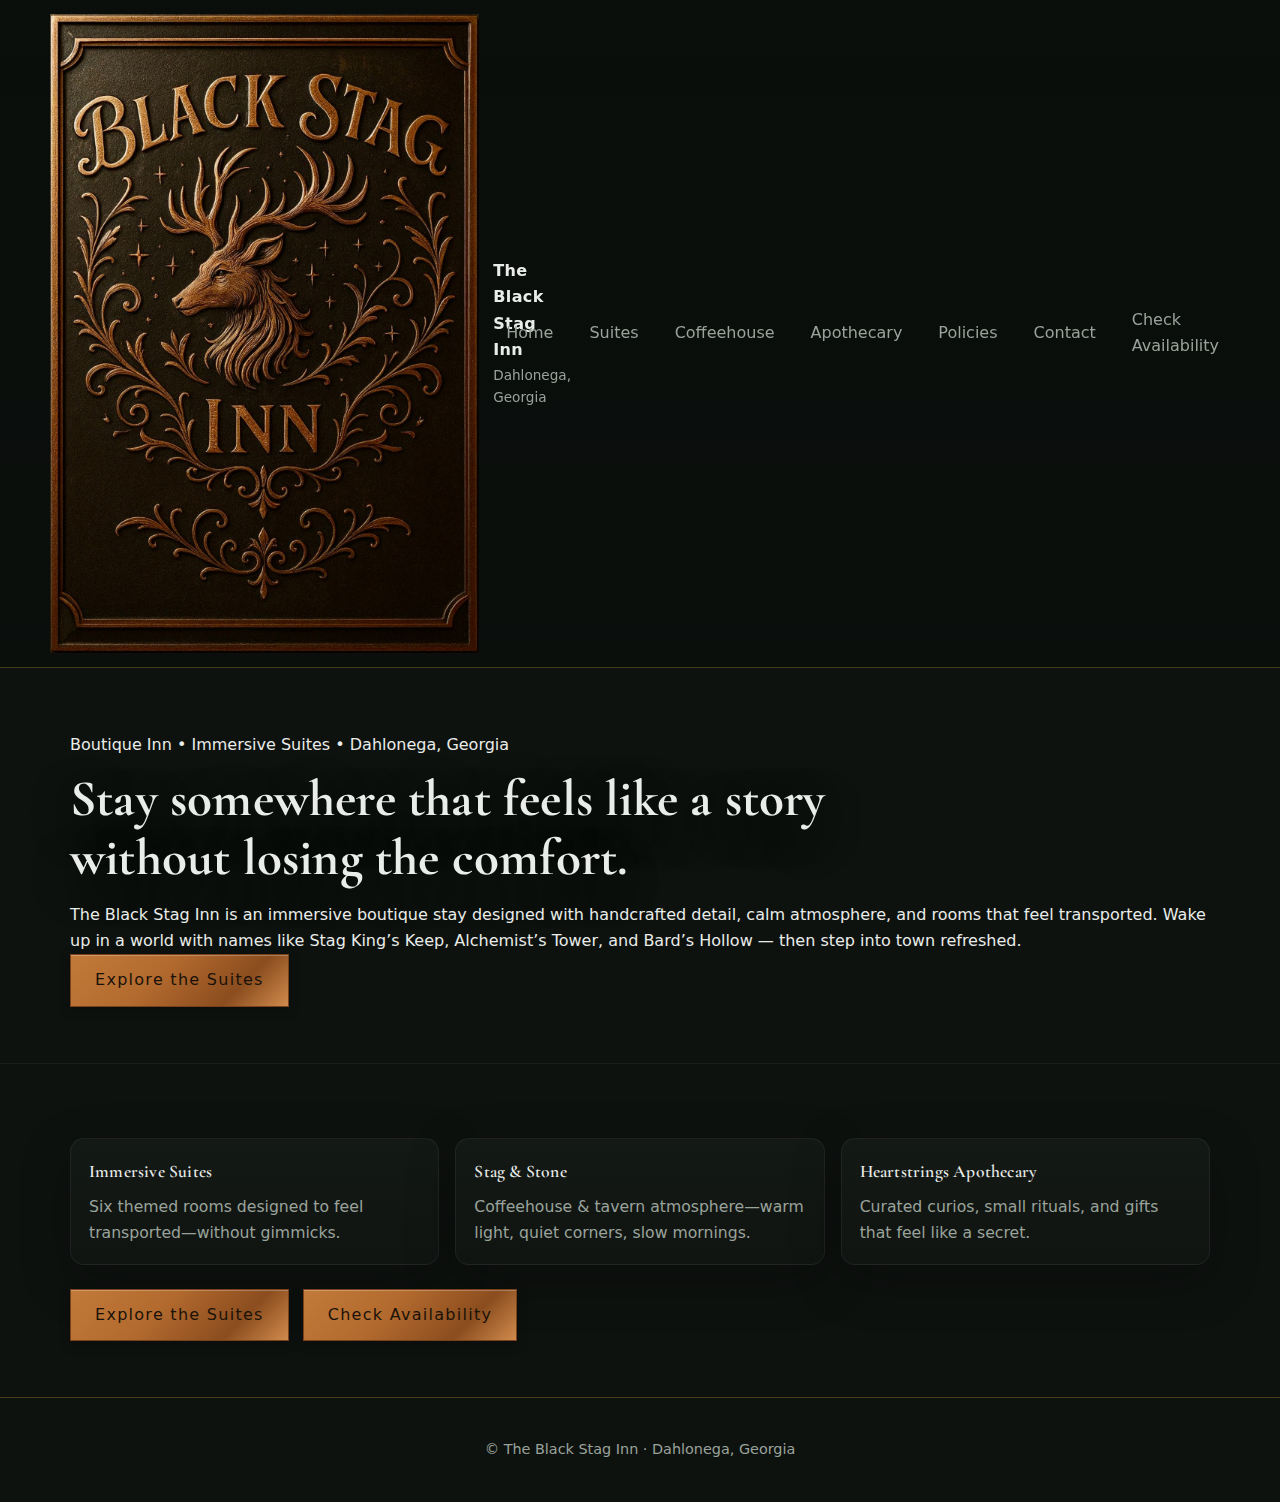
<file: index.html>
<!doctype html>
<html lang="en">
<head>
  
  <meta charset="utf-8">
  <title>The Black Stag Inn | Dahlonega, Georgia</title>

  <meta name="viewport" content="width=device-width, initial-scale=1">
  <meta name="description" content="The Black Stag Inn is an immersive boutique inn in Dahlonega, Georgia offering story-driven suites, calm atmosphere, and handcrafted detail.">

  <link rel="manifest" href="/manifest.webmanifest">
  <link rel="apple-touch-icon" href="/assets/icons/icon-192.png">

  
  <!-- Google Fonts -->
  <link rel="preconnect" href="https://fonts.googleapis.com">
  <link rel="preconnect" href="https://fonts.gstatic.com" crossorigin>
  <link href="https://fonts.googleapis.com/css2?family=Cormorant+Garamond:wght@400;500;600&display=swap" rel="stylesheet">

<!-- app / icon -->
<link rel="icon" type="image/png" href="./assets/icon.png">
<link rel="apple-touch-icon" href="./assets/icon.png">
  
  <!-- Main Styles -->
  <link rel="stylesheet" href="styles.css">
</head>

<body>

  <!-- =========================
       HEADER / NAV
  ========================== -->
  <header class="siteHeader">
    <div class="container headerInner">

      <a href="index.html" class="brand">
        <img src="assets/black-stag-logo.jpg" alt="The Black Stag Inn">
        <div class="brandText">
          <span class="brandName">The Black Stag Inn</span>
          <span class="brandSub">Dahlonega, Georgia</span>
        </div>
      </a>

     <nav id="navLinks" class="links" aria-label="Primary navigation">
  <a class="navBtn" href="index.html">Home</a>
  <a class="navBtn" href="suites.html">Suites</a>
  <a class="navBtn" href="coffeehouse.html">Coffeehouse</a>
  <a class="navBtn" href="apothecary.html">Apothecary</a>
  <a class="navBtn" href="policies.html">Policies</a>
  <a class="navBtn" href="contact.html">Contact</a>
  <a class="navBtn primary" href="contact.html">Check Availability</a>
</nav>


    </div>
  </header>

  <!-- =========================
       HERO
  ========================== -->
  <main>
    <section class="hero">
      <div class="container">

        <p class="eyebrow">
          Boutique Inn • Immersive Suites • Dahlonega, Georgia
        </p>

        <h1>
          Stay somewhere that feels like a story<br>
          without losing the comfort.
        </h1>

        <p class="heroText">
          The Black Stag Inn is an immersive boutique stay designed with handcrafted detail,
          calm atmosphere, and rooms that feel transported. Wake up in a world with names like
          Stag King’s Keep, Alchemist’s Tower, and Bard’s Hollow — then step into town refreshed.
        </p>

        <a class="button" href="suites.html">
          Explore the Suites
        </a>

      </div>
    </section>
  </main>
<section class="section">
  <div class="container">
    <div class="grid">
      <div class="card feature-card suites">
        <h3>Immersive Suites</h3>
        <p>Six themed rooms designed to feel transported—without gimmicks.</p>
      </div>

      <div class="card feature-card coffeehouse">
        <h3>Stag & Stone</h3>
        <p>Coffeehouse & tavern atmosphere—warm light, quiet corners, slow mornings.</p>
      </div>

      <div class="card feature-card apothecary">
        <h3>Heartstrings Apothecary</h3>
        <p>Curated curios, small rituals, and gifts that feel like a secret.</p>
      </div>
    </div>

    <div class="actions">
      <a class="button" href="suites.html">Explore the Suites</a>
      <a class="button ghost" href="contact.html">Check Availability</a>
    </div>
  </div>
</section>


  <!-- =========================
       FOOTER
  ========================== -->
  <footer>
    <div class="container">
      <p>
        © The Black Stag Inn · Dahlonega, Georgia
      </p>
    </div>
  </footer>

</body>
</html>
</file>
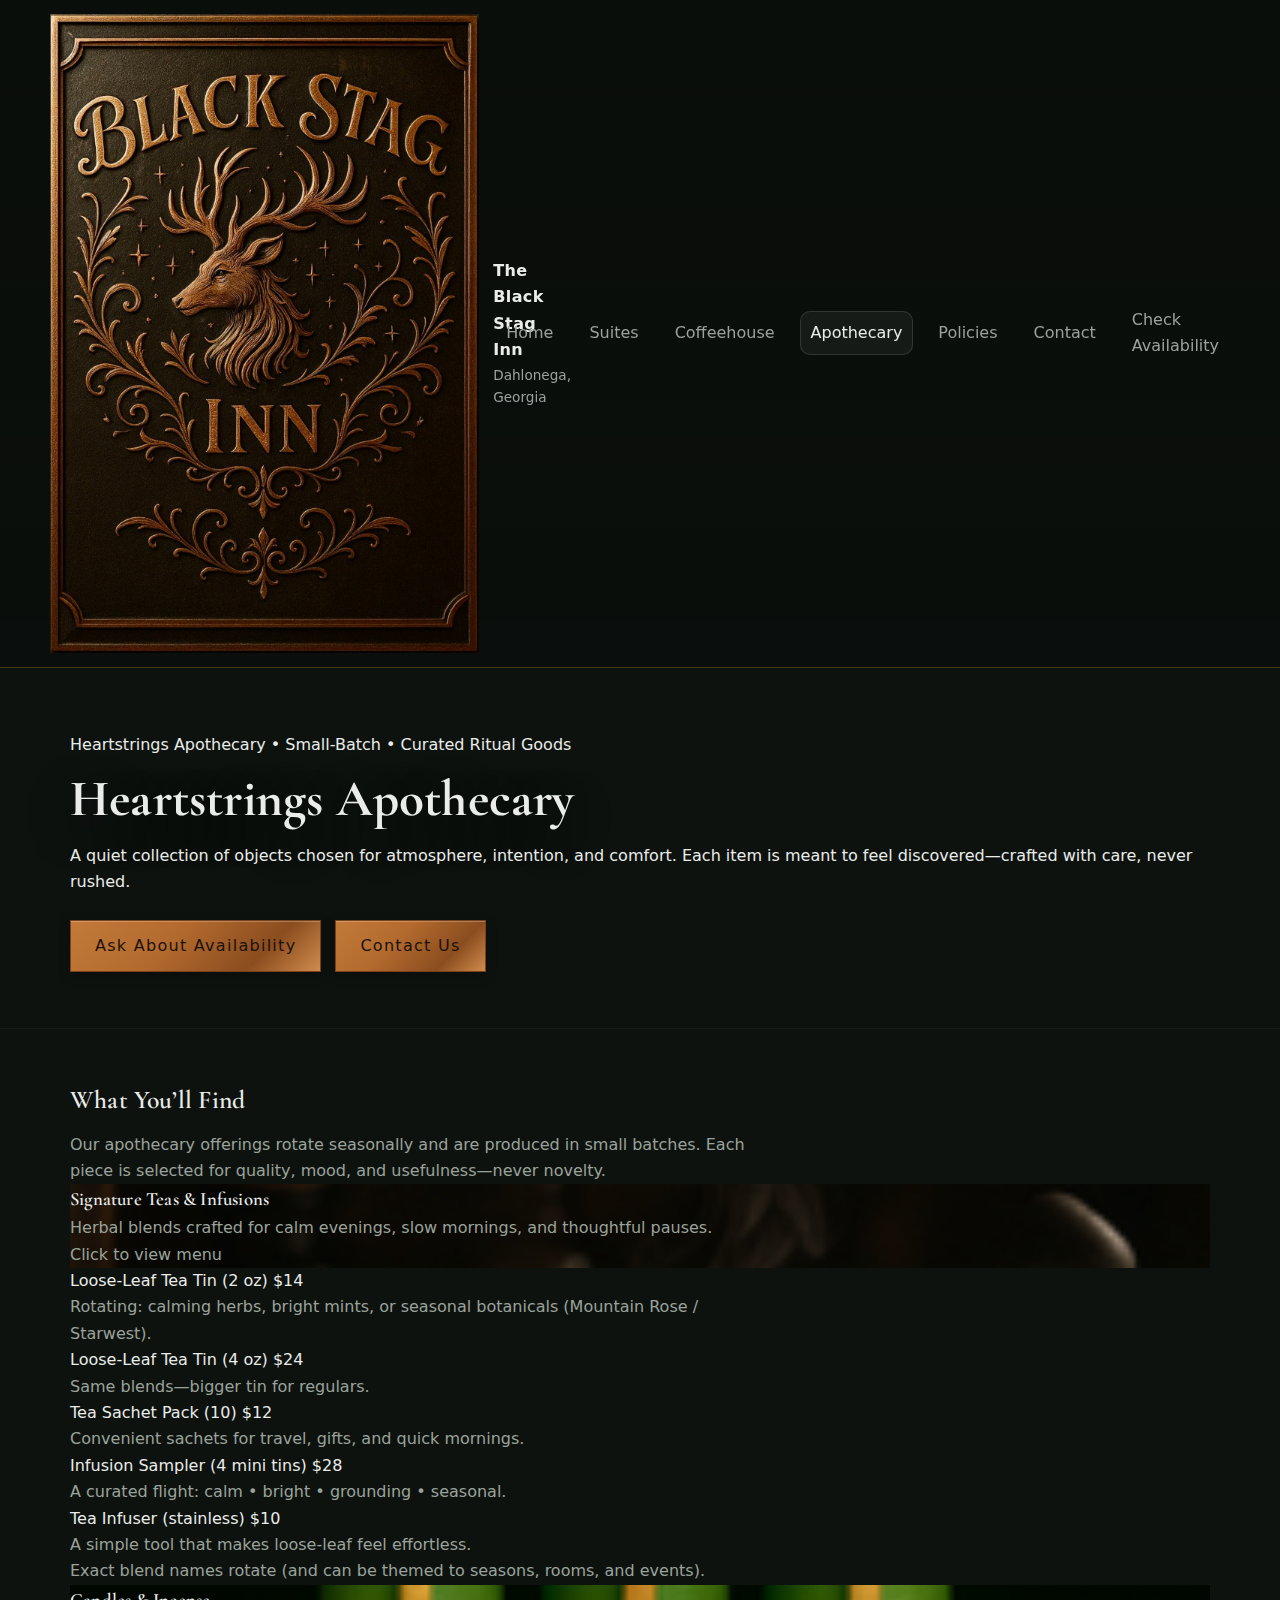
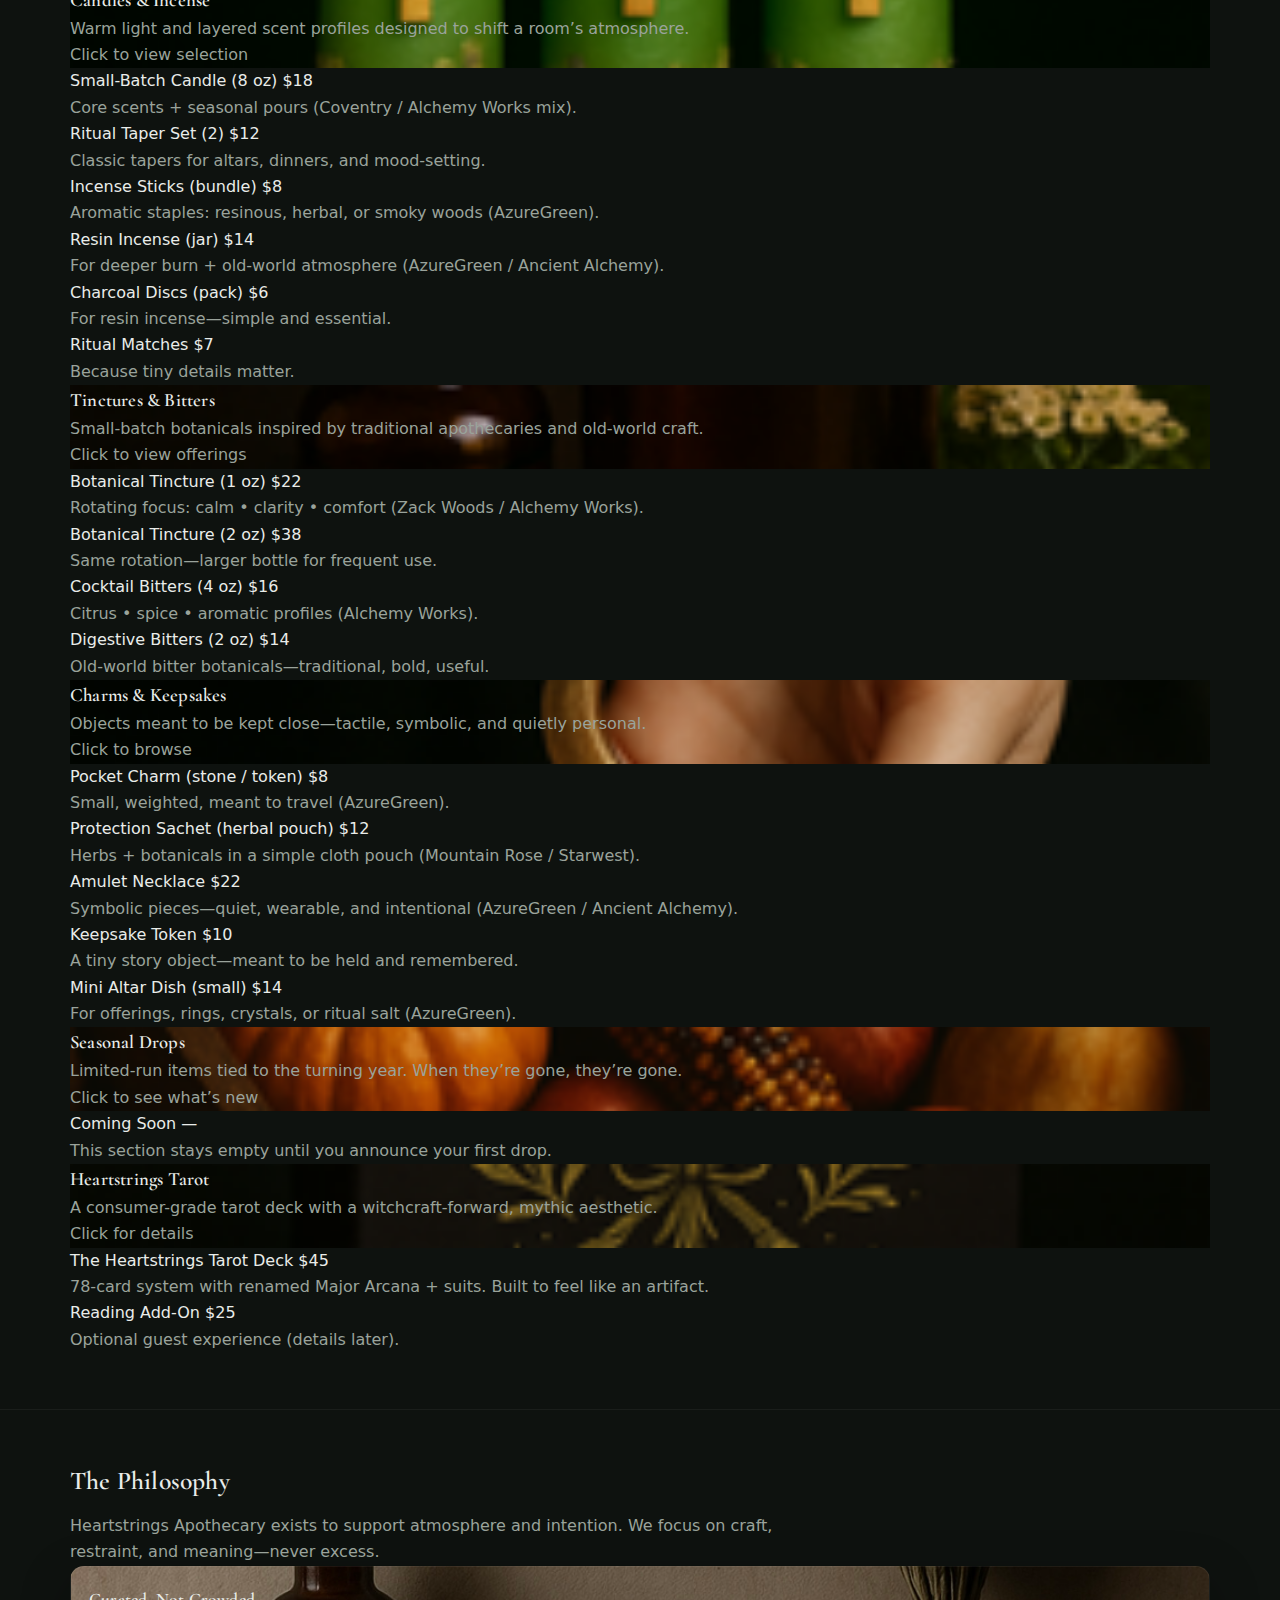
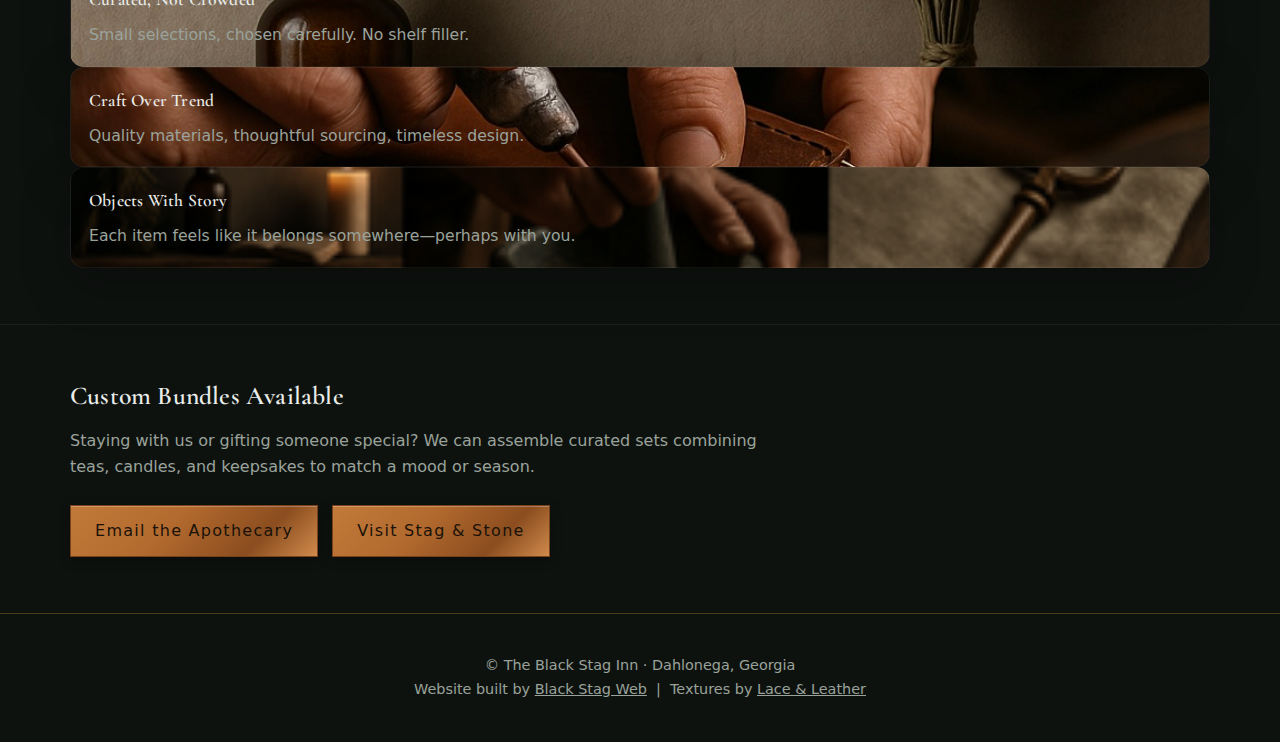
<file: apothecary.html>
<!doctype html>
<html lang="en">
<head>
  <meta charset="utf-8">
  <title>Heartstrings Apothecary | The Black Stag Inn</title>
  <meta name="viewport" content="width=device-width, initial-scale=1">
  <meta name="description" content="Heartstrings Apothecary at The Black Stag Inn. Small-batch ritual goods, teas, candles, and curated curiosities in Dahlonega, Georgia.">

  <!-- Google Fonts -->
  <link rel="preconnect" href="https://fonts.googleapis.com">
  <link rel="preconnect" href="https://fonts.gstatic.com" crossorigin>
  <link href="https://fonts.googleapis.com/css2?family=Cormorant+Garamond:wght@400;500;600&display=swap" rel="stylesheet">

  <!-- Styles -->
  <link rel="stylesheet" href="styles.css">
</head>

<body>

<!-- =========================
     HEADER / NAV
========================== -->
<header class="siteHeader">
  <div class="container headerInner">

    <a href="index.html" class="brand">
      <img src="assets/black-stag-logo.jpg" alt="The Black Stag Inn">
      <div class="brandText">
        <span class="brandName">The Black Stag Inn</span>
        <span class="brandSub">Dahlonega, Georgia</span>
      </div>
    </a>

    <nav id="navLinks" class="links" aria-label="Primary navigation">
      <a class="navBtn" href="index.html">Home</a>
      <a class="navBtn" href="suites.html">Suites</a>
      <a class="navBtn" href="coffeehouse.html">Coffeehouse</a>
      <a class="navBtn active" href="apothecary.html">Apothecary</a>
      <a class="navBtn" href="policies.html">Policies</a>
      <a class="navBtn" href="contact.html">Contact</a>
      <a class="navBtn primary" href="contact.html">Check Availability</a>
    </nav>

  </div>
</header>

<main>

<!-- =========================
     HERO
========================== -->
<section class="hero">
  <div class="container">

    <p class="eyebrow">Heartstrings Apothecary • Small-Batch • Curated Ritual Goods</p>

    <h1>Heartstrings Apothecary</h1>

    <p class="heroText">
      A quiet collection of objects chosen for atmosphere, intention, and comfort.
      Each item is meant to feel discovered—crafted with care, never rushed.
    </p>

    <div class="actions">
      <a class="button" href="mailto:theblackstaginn@gmail.com?subject=Apothecary%20Inquiry">Ask About Availability</a>
      <a class="button ghost" href="contact.html">Contact Us</a>
    </div>

  </div>
</section>

<!-- =========================
     OFFERINGS (CLICK-OPEN MENUS)
========================== -->
<section class="section">
  <div class="container">

    <h2>What You’ll Find</h2>
    <p>
      Our apothecary offerings rotate seasonally and are produced in small batches.
      Each piece is selected for quality, mood, and usefulness—never novelty.
    </p>

    <div class="cardGrid">

      <!-- 1) TEAS -->
      <div class="apothItem">
        <div class="apothTile" data-bg="assets/infusions.jpg" role="button" tabindex="0" aria-expanded="false">
          <h3>Signature Teas &amp; Infusions</h3>
          <p>Herbal blends crafted for calm evenings, slow mornings, and thoughtful pauses.</p>
          <p class="small">Click to view menu</p>
        </div>

        <div class="apothMenu" aria-hidden="true">
          <div class="menuList">

            <div class="apothEntry">
              <div class="apothEntryRow">
                <span class="apothEntryName">Loose-Leaf Tea Tin (2 oz)</span>
                <span class="apothEntryPrice">$14</span>
              </div>
              <p class="apothEntryDesc">Rotating: calming herbs, bright mints, or seasonal botanicals (Mountain Rose / Starwest).</p>
            </div>

            <div class="apothEntry">
              <div class="apothEntryRow">
                <span class="apothEntryName">Loose-Leaf Tea Tin (4 oz)</span>
                <span class="apothEntryPrice">$24</span>
              </div>
              <p class="apothEntryDesc">Same blends—bigger tin for regulars.</p>
            </div>

            <div class="apothEntry">
              <div class="apothEntryRow">
                <span class="apothEntryName">Tea Sachet Pack (10)</span>
                <span class="apothEntryPrice">$12</span>
              </div>
              <p class="apothEntryDesc">Convenient sachets for travel, gifts, and quick mornings.</p>
            </div>

            <div class="apothEntry">
              <div class="apothEntryRow">
                <span class="apothEntryName">Infusion Sampler (4 mini tins)</span>
                <span class="apothEntryPrice">$28</span>
              </div>
              <p class="apothEntryDesc">A curated flight: calm • bright • grounding • seasonal.</p>
            </div>

            <div class="apothEntry">
              <div class="apothEntryRow">
                <span class="apothEntryName">Tea Infuser (stainless)</span>
                <span class="apothEntryPrice">$10</span>
              </div>
              <p class="apothEntryDesc">A simple tool that makes loose-leaf feel effortless.</p>
            </div>

          </div>
          <p class="menuNudge">Exact blend names rotate (and can be themed to seasons, rooms, and events).</p>
        </div>
      </div>

      <!-- 2) CANDLES -->
      <div class="apothItem">
        <div class="apothTile" data-bg="assets/candles.jpg" role="button" tabindex="0" aria-expanded="false">
          <h3>Candles &amp; Incense</h3>
          <p>Warm light and layered scent profiles designed to shift a room’s atmosphere.</p>
          <p class="small">Click to view selection</p>
        </div>

        <div class="apothMenu" aria-hidden="true">
          <div class="menuList">

            <div class="apothEntry">
              <div class="apothEntryRow">
                <span class="apothEntryName">Small-Batch Candle (8 oz)</span>
                <span class="apothEntryPrice">$18</span>
              </div>
              <p class="apothEntryDesc">Core scents + seasonal pours (Coventry / Alchemy Works mix).</p>
            </div>

            <div class="apothEntry">
              <div class="apothEntryRow">
                <span class="apothEntryName">Ritual Taper Set (2)</span>
                <span class="apothEntryPrice">$12</span>
              </div>
              <p class="apothEntryDesc">Classic tapers for altars, dinners, and mood-setting.</p>
            </div>

            <div class="apothEntry">
              <div class="apothEntryRow">
                <span class="apothEntryName">Incense Sticks (bundle)</span>
                <span class="apothEntryPrice">$8</span>
              </div>
              <p class="apothEntryDesc">Aromatic staples: resinous, herbal, or smoky woods (AzureGreen).</p>
            </div>

            <div class="apothEntry">
              <div class="apothEntryRow">
                <span class="apothEntryName">Resin Incense (jar)</span>
                <span class="apothEntryPrice">$14</span>
              </div>
              <p class="apothEntryDesc">For deeper burn + old-world atmosphere (AzureGreen / Ancient Alchemy).</p>
            </div>

            <div class="apothEntry">
              <div class="apothEntryRow">
                <span class="apothEntryName">Charcoal Discs (pack)</span>
                <span class="apothEntryPrice">$6</span>
              </div>
              <p class="apothEntryDesc">For resin incense—simple and essential.</p>
            </div>

            <div class="apothEntry">
              <div class="apothEntryRow">
                <span class="apothEntryName">Ritual Matches</span>
                <span class="apothEntryPrice">$7</span>
              </div>
              <p class="apothEntryDesc">Because tiny details matter.</p>
            </div>

          </div>
        </div>
      </div>

      <!-- 3) TINCTURES -->
      <div class="apothItem">
        <div class="apothTile" data-bg="assets/tinctures.jpg" role="button" tabindex="0" aria-expanded="false">
          <h3>Tinctures &amp; Bitters</h3>
          <p>Small-batch botanicals inspired by traditional apothecaries and old-world craft.</p>
          <p class="small">Click to view offerings</p>
        </div>

        <div class="apothMenu" aria-hidden="true">
          <div class="menuList">

            <div class="apothEntry">
              <div class="apothEntryRow">
                <span class="apothEntryName">Botanical Tincture (1 oz)</span>
                <span class="apothEntryPrice">$22</span>
              </div>
              <p class="apothEntryDesc">Rotating focus: calm • clarity • comfort (Zack Woods / Alchemy Works).</p>
            </div>

            <div class="apothEntry">
              <div class="apothEntryRow">
                <span class="apothEntryName">Botanical Tincture (2 oz)</span>
                <span class="apothEntryPrice">$38</span>
              </div>
              <p class="apothEntryDesc">Same rotation—larger bottle for frequent use.</p>
            </div>

            <div class="apothEntry">
              <div class="apothEntryRow">
                <span class="apothEntryName">Cocktail Bitters (4 oz)</span>
                <span class="apothEntryPrice">$16</span>
              </div>
              <p class="apothEntryDesc">Citrus • spice • aromatic profiles (Alchemy Works).</p>
            </div>

            <div class="apothEntry">
              <div class="apothEntryRow">
                <span class="apothEntryName">Digestive Bitters (2 oz)</span>
                <span class="apothEntryPrice">$14</span>
              </div>
              <p class="apothEntryDesc">Old-world bitter botanicals—traditional, bold, useful.</p>
            </div>

          </div>
          <p class="menuNudge"></p>
        </div>
      </div>

      <!-- 4) CHARMS -->
      <div class="apothItem">
        <div class="apothTile" data-bg="assets/charms.jpg" role="button" tabindex="0" aria-expanded="false">
          <h3>Charms &amp; Keepsakes</h3>
          <p>Objects meant to be kept close—tactile, symbolic, and quietly personal.</p>
          <p class="small">Click to browse</p>
        </div>

        <div class="apothMenu" aria-hidden="true">
          <div class="menuList">

            <div class="apothEntry">
              <div class="apothEntryRow">
                <span class="apothEntryName">Pocket Charm (stone / token)</span>
                <span class="apothEntryPrice">$8</span>
              </div>
              <p class="apothEntryDesc">Small, weighted, meant to travel (AzureGreen).</p>
            </div>

            <div class="apothEntry">
              <div class="apothEntryRow">
                <span class="apothEntryName">Protection Sachet (herbal pouch)</span>
                <span class="apothEntryPrice">$12</span>
              </div>
              <p class="apothEntryDesc">Herbs + botanicals in a simple cloth pouch (Mountain Rose / Starwest).</p>
            </div>

            <div class="apothEntry">
              <div class="apothEntryRow">
                <span class="apothEntryName">Amulet Necklace</span>
                <span class="apothEntryPrice">$22</span>
              </div>
              <p class="apothEntryDesc">Symbolic pieces—quiet, wearable, and intentional (AzureGreen / Ancient Alchemy).</p>
            </div>

            <div class="apothEntry">
              <div class="apothEntryRow">
                <span class="apothEntryName">Keepsake Token</span>
                <span class="apothEntryPrice">$10</span>
              </div>
              <p class="apothEntryDesc">A tiny story object—meant to be held and remembered.</p>
            </div>

            <div class="apothEntry">
              <div class="apothEntryRow">
                <span class="apothEntryName">Mini Altar Dish (small)</span>
                <span class="apothEntryPrice">$14</span>
              </div>
              <p class="apothEntryDesc">For offerings, rings, crystals, or ritual salt (AzureGreen).</p>
            </div>

          </div>
        </div>
      </div>

      <!-- 5) SEASONAL -->
      <div class="apothItem">
        <div class="apothTile" data-bg="assets/seasonal-drops.jpg" role="button" tabindex="0" aria-expanded="false">
          <h3>Seasonal Drops</h3>
          <p>Limited-run items tied to the turning year. When they’re gone, they’re gone.</p>
          <p class="small">Click to see what’s new</p>
        </div>

        <div class="apothMenu" aria-hidden="true">
          <div class="menuList">

            <div class="apothEntry">
              <div class="apothEntryRow">
                <span class="apothEntryName">Coming Soon</span>
                <span class="apothEntryPrice">—</span>
              </div>
              <p class="apothEntryDesc">This section stays empty until you announce your first drop.</p>
            </div>

          </div>
        </div>
      </div>

      <!-- 6) TAROT -->
      <div class="apothItem">
        <div class="apothTile tarot-tile" data-bg="assets/heartstrings-tarot.jpg" role="button" tabindex="0" aria-expanded="false">
          <h3>Heartstrings Tarot</h3>
          <p>A consumer-grade tarot deck with a witchcraft-forward, mythic aesthetic.</p>
          <p class="small">Click for details</p>
        </div>

        <div class="apothMenu" aria-hidden="true">
          <div class="menuList">

            <div class="apothEntry">
              <div class="apothEntryRow">
                <span class="apothEntryName">The Heartstrings Tarot Deck</span>
                <span class="apothEntryPrice">$45</span>
              </div>
              <p class="apothEntryDesc">78-card system with renamed Major Arcana + suits. Built to feel like an artifact.</p>
            </div>

            <div class="apothEntry">
              <div class="apothEntryRow">
                <span class="apothEntryName">Reading Add-On</span>
                <span class="apothEntryPrice">$25</span>
              </div>
              <p class="apothEntryDesc">Optional guest experience (details later).</p>
            </div>

          </div>
        </div>
      </div>

    </div>

  </div>
</section>

<!-- =========================
     PHILOSOPHY (RESTORED)
========================== -->
<section class="section">
  <div class="container">

    <h2>The Philosophy</h2>
    <p>
      Heartstrings Apothecary exists to support atmosphere and intention.
      We focus on craft, restraint, and meaning—never excess.
    </p>

    <div class="cardGrid">

      <div class="card philosophyTile" data-bg="assets/curated-not-crowded.jpg">
        <h3>Curated, Not Crowded</h3>
        <p>Small selections, chosen carefully. No shelf filler.</p>
      </div>

      <div class="card philosophyTile" data-bg="assets/craft-over-trend.jpg">
        <h3>Craft Over Trend</h3>
        <p>Quality materials, thoughtful sourcing, timeless design.</p>
      </div>

      <div class="card philosophyTile" data-bg="assets/objects-with-story.jpg">
        <h3>Objects With Story</h3>
        <p>Each item feels like it belongs somewhere—perhaps with you.</p>
      </div>

    </div>

  </div>
</section>

<!-- =========================
     CTA
========================== -->
<section class="section">
  <div class="container">

    <h2>Custom Bundles Available</h2>
    <p>
      Staying with us or gifting someone special? We can assemble curated sets
      combining teas, candles, and keepsakes to match a mood or season.
    </p>

    <div class="actions">
      <a class="button" href="mailto:theblackstaginn@gmail.com?subject=Custom%20Apothecary%20Bundle">Email the Apothecary</a>
      <a class="button ghost" href="coffeehouse.html">Visit Stag &amp; Stone</a>
    </div>

  </div>
</section>

</main>

<footer class="siteFooter">
  <div class="container">
    <p>© The Black Stag Inn · Dahlonega, Georgia</p>
  </div>
  <div class="site-credit">
  Website built by
  <a href="https://blackstagweb.com" target="_blank" rel="noopener">Black Stag Web</a>
  &nbsp;|&nbsp;
  Textures by
  <a href="https://laceLeatherarcane.com" target="_blank" rel="noopener">Lace &amp; Leather</a>
</div>
</footer>

<script>
  // Apply backgrounds (hard override)
  document.querySelectorAll('[data-bg]').forEach(el => {
    const bg = el.getAttribute('data-bg');
    if (bg) {
      el.style.setProperty(
        'background',
        `url("${bg}") center / cover no-repeat`,
        'important'
      );
    }
  });

  // Click-to-open apothecary menus (only the OFFERINGS tiles)
  function closeAll(exceptItem){
    document.querySelectorAll('.apothItem').forEach(item => {
      if (item !== exceptItem) {
        item.classList.remove('open');
        const tile = item.querySelector('.apothTile');
        const menu = item.querySelector('.apothMenu');
        if (tile) tile.setAttribute('aria-expanded', 'false');
        if (menu) menu.setAttribute('aria-hidden', 'true');
      }
    });
  }

  function toggleItem(item){
    const isOpen = item.classList.contains('open');
    closeAll(item);
    item.classList.toggle('open', !isOpen);

    const tile = item.querySelector('.apothTile');
    const menu = item.querySelector('.apothMenu');
    if (tile) tile.setAttribute('aria-expanded', String(!isOpen));
    if (menu) menu.setAttribute('aria-hidden', String(isOpen));
  }

  document.querySelectorAll('.apothItem .apothTile').forEach(tile => {
    tile.addEventListener('click', () => {
      const item = tile.closest('.apothItem');
      if (item) toggleItem(item);
    });

    tile.addEventListener('keydown', (e) => {
      if (e.key === 'Enter' || e.key === ' ') {
        e.preventDefault();
        const item = tile.closest('.apothItem');
        if (item) toggleItem(item);
      }
    });
  });
</script>

</body>
</html>
</file>
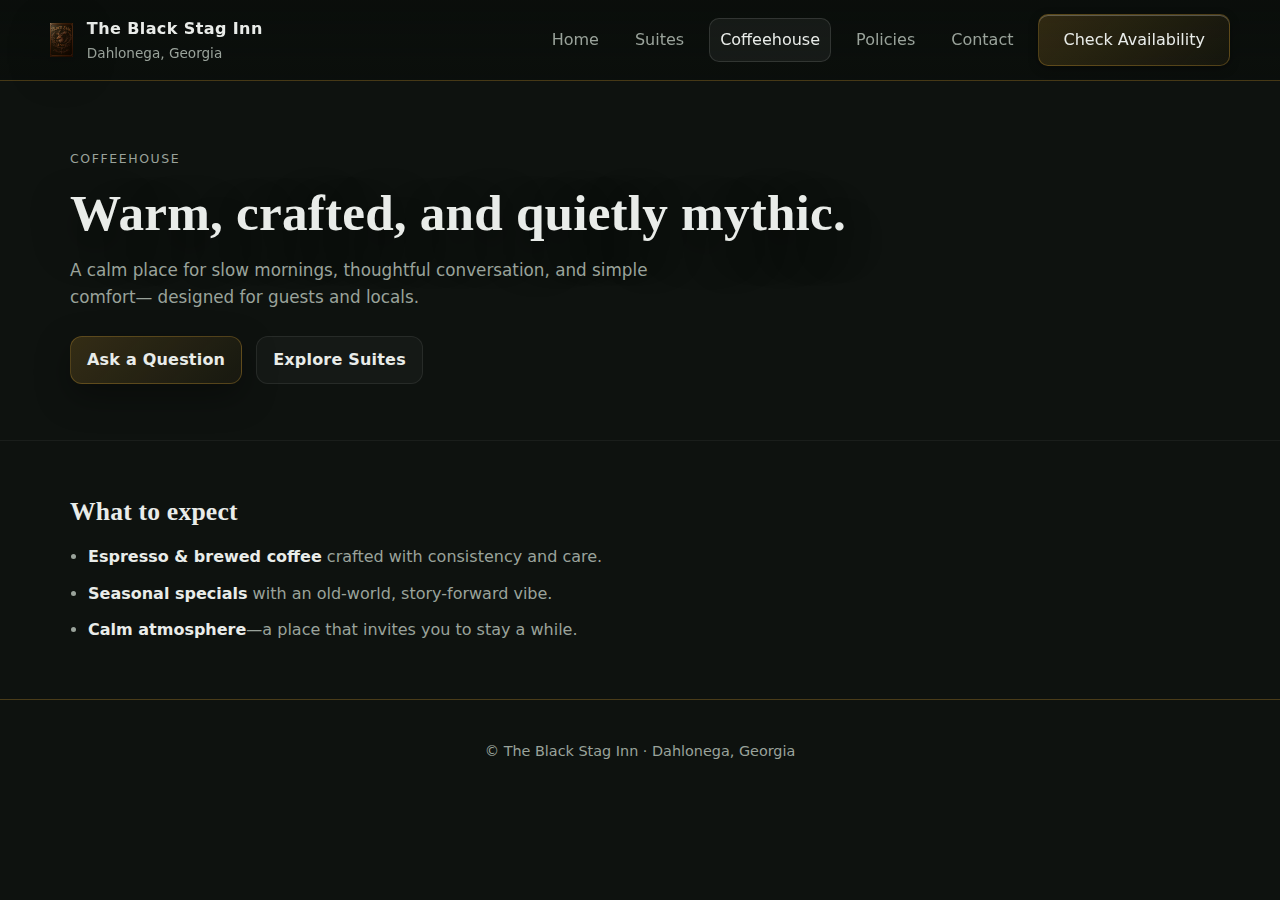
<file: coffeehouse.html>
<!doctype html>
<html lang="en">
<head>
  <meta charset="utf-8">
  <title>Coffeehouse | The Black Stag Inn</title>
  <meta name="viewport" content="width=device-width, initial-scale=1">
  <meta name="description" content="A warm, mythic coffeehouse experience at The Black Stag Inn.">
  <link rel="stylesheet" href="styles.css">
</head>
<body>

<header class="siteHeader">
  <div class="container headerInner">
    <a href="index.html" class="brand">
      <img src="assets/black-stag-logo.jpg" alt="The Black Stag Inn logo" class="logo">
      <div class="brandText">
        <span class="brandName">The Black Stag Inn</span>
        <span class="brandSub">Dahlonega, Georgia</span>
      </div>
    </a>

    <button id="menuBtn" class="menuBtn" aria-label="Open menu">Menu</button>

    <nav id="navLinks" class="links" aria-label="Primary navigation">
      <a href="index.html">Home</a>
      <a href="suites.html">Suites</a>
      <a href="coffeehouse.html">Coffeehouse</a>
      <a href="policies.html">Policies</a>
      <a href="contact.html">Contact</a>
      <a href="contact.html" class="cta">Check Availability</a>
    </nav>
  </div>
</header>

<main class="container">
  <section class="hero">
    <span class="kicker">Coffeehouse</span>
    <h1>Warm, crafted, and quietly mythic.</h1>
    <p class="lead">
      A calm place for slow mornings, thoughtful conversation, and simple comfort—
      designed for guests and locals.
    </p>
    <div class="actions">
      <a href="contact.html" class="btn primary">Ask a Question</a>
      <a href="suites.html" class="btn">Explore Suites</a>
    </div>
  </section>
</main>

<section class="section">
  <div class="container">
    <h2>What to expect</h2>
    <ul class="list">
      <li><strong>Espresso & brewed coffee</strong> crafted with consistency and care.</li>
      <li><strong>Seasonal specials</strong> with an old-world, story-forward vibe.</li>
      <li><strong>Calm atmosphere</strong>—a place that invites you to stay a while.</li>
    </ul>
  </div>
</section>

<footer>
  <div class="container">© The Black Stag Inn · Dahlonega, Georgia</div>
</footer>

<script src="script.js"></script>
</body>
</html>
</file>
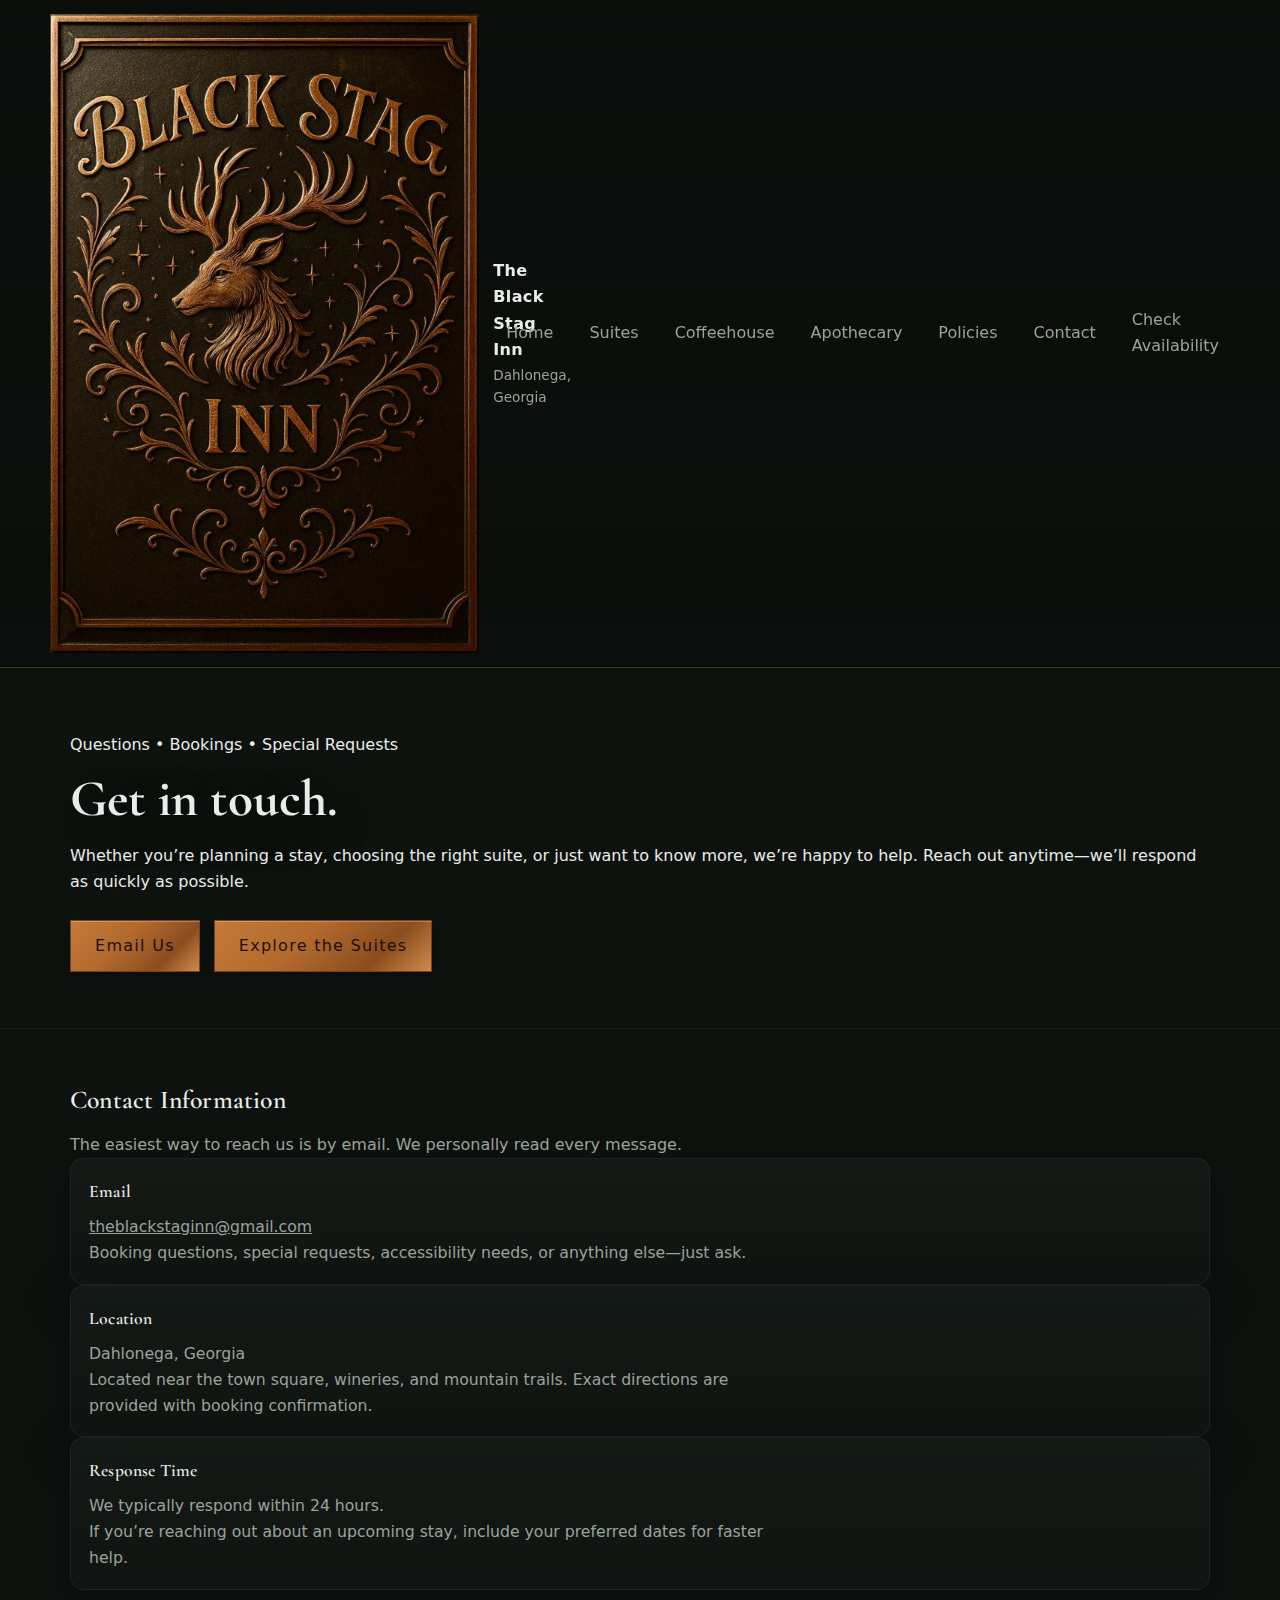
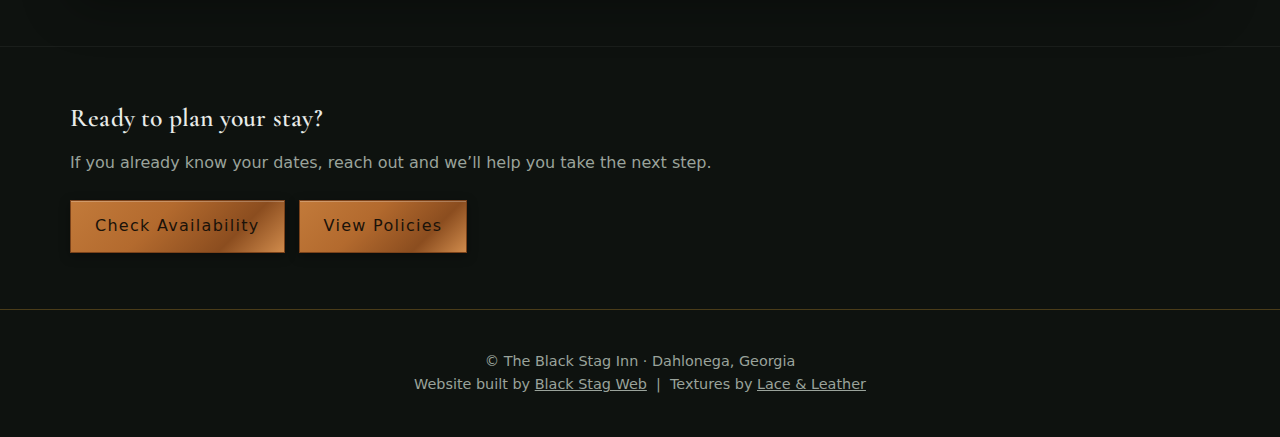
<file: contact.html>
<!doctype html>
<html lang="en">
<head>
  <meta charset="utf-8">
  <title>Contact | The Black Stag Inn</title>
  <meta name="viewport" content="width=device-width, initial-scale=1">
  <meta name="description" content="Contact The Black Stag Inn in Dahlonega, Georgia. Reach out with questions, booking inquiries, or special requests.">

  <link rel="preconnect" href="https://fonts.googleapis.com">
  <link rel="preconnect" href="https://fonts.gstatic.com" crossorigin>
  <link href="https://fonts.googleapis.com/css2?family=Cormorant+Garamond:wght@400;500;600&display=swap" rel="stylesheet">

  <link rel="stylesheet" href="styles.css">
</head>

<body>

  <!-- =========================
       HEADER / NAV
  ========================== -->
  <header class="siteHeader">
    <div class="container headerInner">

      <a href="index.html" class="brand">
        <img src="assets/black-stag-logo.jpg" alt="The Black Stag Inn">
        <div class="brandText">
          <span class="brandName">The Black Stag Inn</span>
          <span class="brandSub">Dahlonega, Georgia</span>
        </div>
      </a>

     <nav id="navLinks" class="links" aria-label="Primary navigation">
  <a class="navBtn" href="index.html">Home</a>
  <a class="navBtn" href="suites.html">Suites</a>
  <a class="navBtn" href="coffeehouse.html">Coffeehouse</a>
  <a class="navBtn" href="apothecary.html">Apothecary</a>
  <a class="navBtn" href="policies.html">Policies</a>
  <a class="navBtn" href="contact.html">Contact</a>
  <a class="navBtn primary" href="contact.html">Check Availability</a>
</nav>


    </div>
  </header>

  <main>

    <!-- =========================
         HERO
    ========================== -->
    <section class="hero">
      <div class="container">

        <p class="eyebrow">Questions • Bookings • Special Requests</p>

        <h1>Get in touch.</h1>

        <p class="heroText">
          Whether you’re planning a stay, choosing the right suite, or just want to know more,
          we’re happy to help. Reach out anytime—we’ll respond as quickly as possible.
        </p>

        <div class="actions">
          <a class="button" href="mailto:theblackstaginn@gmail.com">Email Us</a>
          <a class="button ghost" href="suites.html">Explore the Suites</a>
        </div>

      </div>
    </section>

    <!-- =========================
         CONTACT DETAILS
    ========================== -->
    <section class="section">
      <div class="container">

        <h2>Contact Information</h2>
        <p>
          The easiest way to reach us is by email. We personally read every message.
        </p>

        <div class="cardGrid">

          <div class="card">
            <h3>Email</h3>
            <p>
              <a href="mailto:theblackstaginn@gmail.com">
                theblackstaginn@gmail.com
              </a>
            </p>
            <p>
              Booking questions, special requests, accessibility needs, or anything else—just ask.
            </p>
          </div>

          <div class="card">
            <h3>Location</h3>
            <p>Dahlonega, Georgia</p>
            <p>
              Located near the town square, wineries, and mountain trails.
              Exact directions are provided with booking confirmation.
            </p>
          </div>

          <div class="card">
            <h3>Response Time</h3>
            <p>
              We typically respond within 24 hours.
            </p>
            <p>
              If you’re reaching out about an upcoming stay, include your preferred dates for faster help.
            </p>
          </div>

        </div>

      </div>
    </section>

    <!-- =========================
         FINAL CTA
    ========================== -->
    <section class="section">
      <div class="container">

        <h2>Ready to plan your stay?</h2>
        <p>
          If you already know your dates, reach out and we’ll help you take the next step.
        </p>

        <div class="actions">
          <a class="button" href="mailto:theblackstaginn@gmail.com">Check Availability</a>
          <a class="button ghost" href="policies.html">View Policies</a>
        </div>

      </div>
    </section>

  </main>

  <footer class="siteFooter">
    <div class="container">
      <p>© The Black Stag Inn · Dahlonega, Georgia</p>
    </div>
    <div class="site-credit">
  Website built by
  <a href="https://blackstagweb.com" target="_blank" rel="noopener">Black Stag Web</a>
  &nbsp;|&nbsp;
  Textures by
  <a href="https://laceLeatherarcane.com" target="_blank" rel="noopener">Lace &amp; Leather</a>
</div>
  </footer>

</body>
</html>
</file>
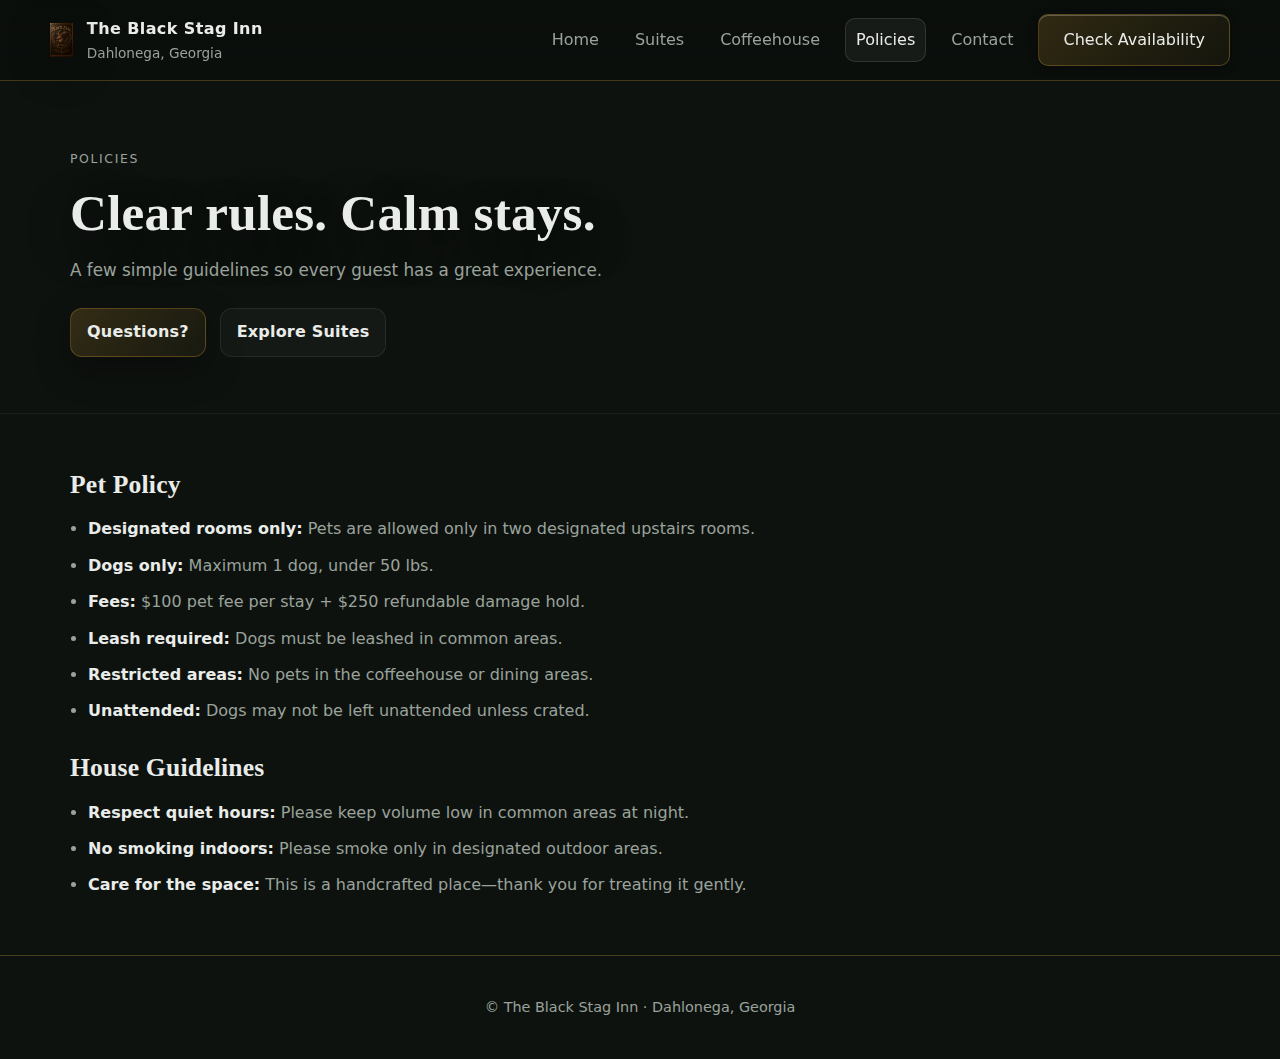
<file: policies.html>
<!doctype html>
<html lang="en">
<head>
  <meta charset="utf-8">
  <title>Policies | The Black Stag Inn</title>
  <meta name="viewport" content="width=device-width, initial-scale=1">
  <meta name="description" content="Policies for staying at The Black Stag Inn.">
  <link rel="stylesheet" href="styles.css">
</head>
<body>

<header class="siteHeader">
  <div class="container headerInner">
    <a href="index.html" class="brand">
      <img src="assets/black-stag-logo.jpg" alt="The Black Stag Inn logo" class="logo">
      <div class="brandText">
        <span class="brandName">The Black Stag Inn</span>
        <span class="brandSub">Dahlonega, Georgia</span>
      </div>
    </a>

    <button id="menuBtn" class="menuBtn" aria-label="Open menu">Menu</button>

    <nav id="navLinks" class="links" aria-label="Primary navigation">
      <a href="index.html">Home</a>
      <a href="suites.html">Suites</a>
      <a href="coffeehouse.html">Coffeehouse</a>
      <a href="policies.html">Policies</a>
      <a href="contact.html">Contact</a>
      <a href="contact.html" class="cta">Check Availability</a>
    </nav>
  </div>
</header>

<main class="container">
  <section class="hero">
    <span class="kicker">Policies</span>
    <h1>Clear rules. Calm stays.</h1>
    <p class="lead">A few simple guidelines so every guest has a great experience.</p>
    <div class="actions">
      <a href="contact.html" class="btn primary">Questions?</a>
      <a href="suites.html" class="btn">Explore Suites</a>
    </div>
  </section>
</main>

<section class="section">
  <div class="container">
    <h2>Pet Policy</h2>
    <ul class="list">
      <li><strong>Designated rooms only:</strong> Pets are allowed only in two designated upstairs rooms.</li>
      <li><strong>Dogs only:</strong> Maximum 1 dog, under 50 lbs.</li>
      <li><strong>Fees:</strong> $100 pet fee per stay + $250 refundable damage hold.</li>
      <li><strong>Leash required:</strong> Dogs must be leashed in common areas.</li>
      <li><strong>Restricted areas:</strong> No pets in the coffeehouse or dining areas.</li>
      <li><strong>Unattended:</strong> Dogs may not be left unattended unless crated.</li>
    </ul>

    <h2 style="margin-top:28px;">House Guidelines</h2>
    <ul class="list">
      <li><strong>Respect quiet hours:</strong> Please keep volume low in common areas at night.</li>
      <li><strong>No smoking indoors:</strong> Please smoke only in designated outdoor areas.</li>
      <li><strong>Care for the space:</strong> This is a handcrafted place—thank you for treating it gently.</li>
    </ul>
  </div>
</section>

<footer>
  <div class="container">© The Black Stag Inn · Dahlonega, Georgia</div>
</footer>

<script src="script.js"></script>
</body>
</html>
</file>
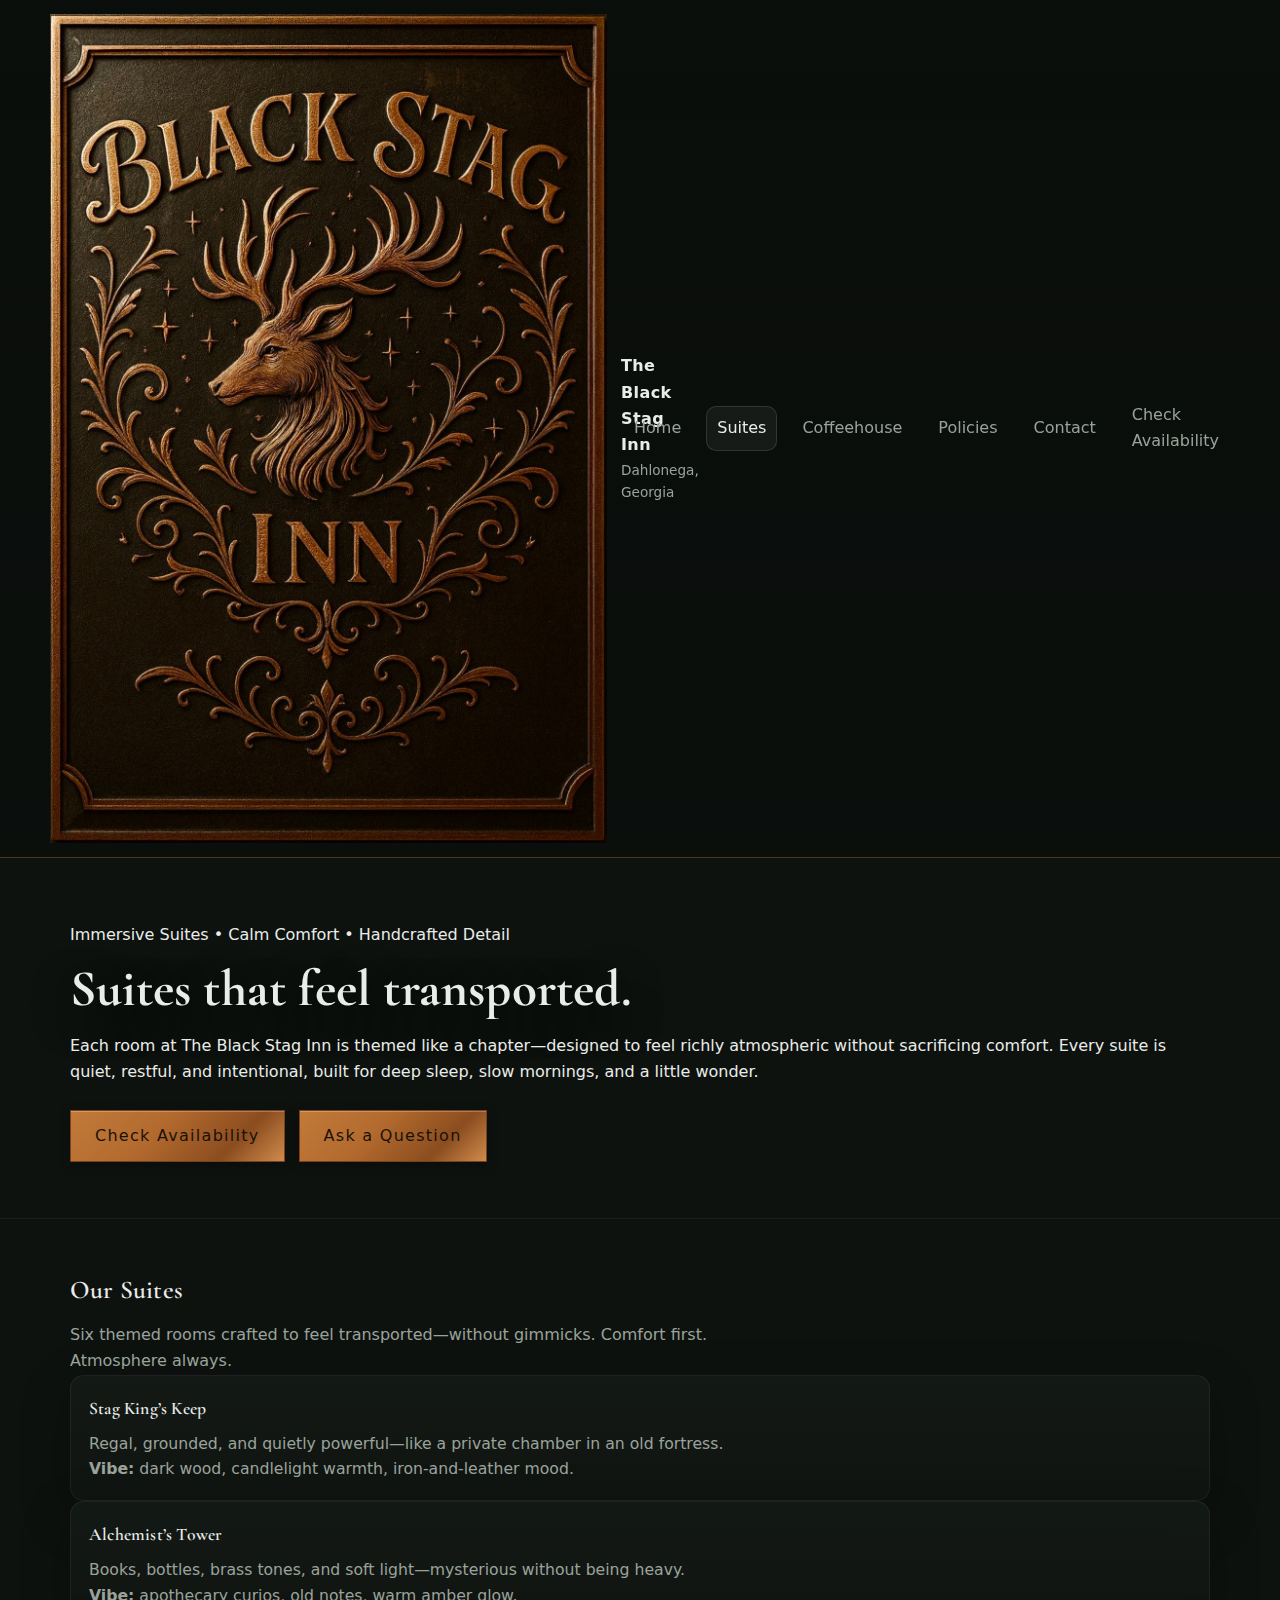
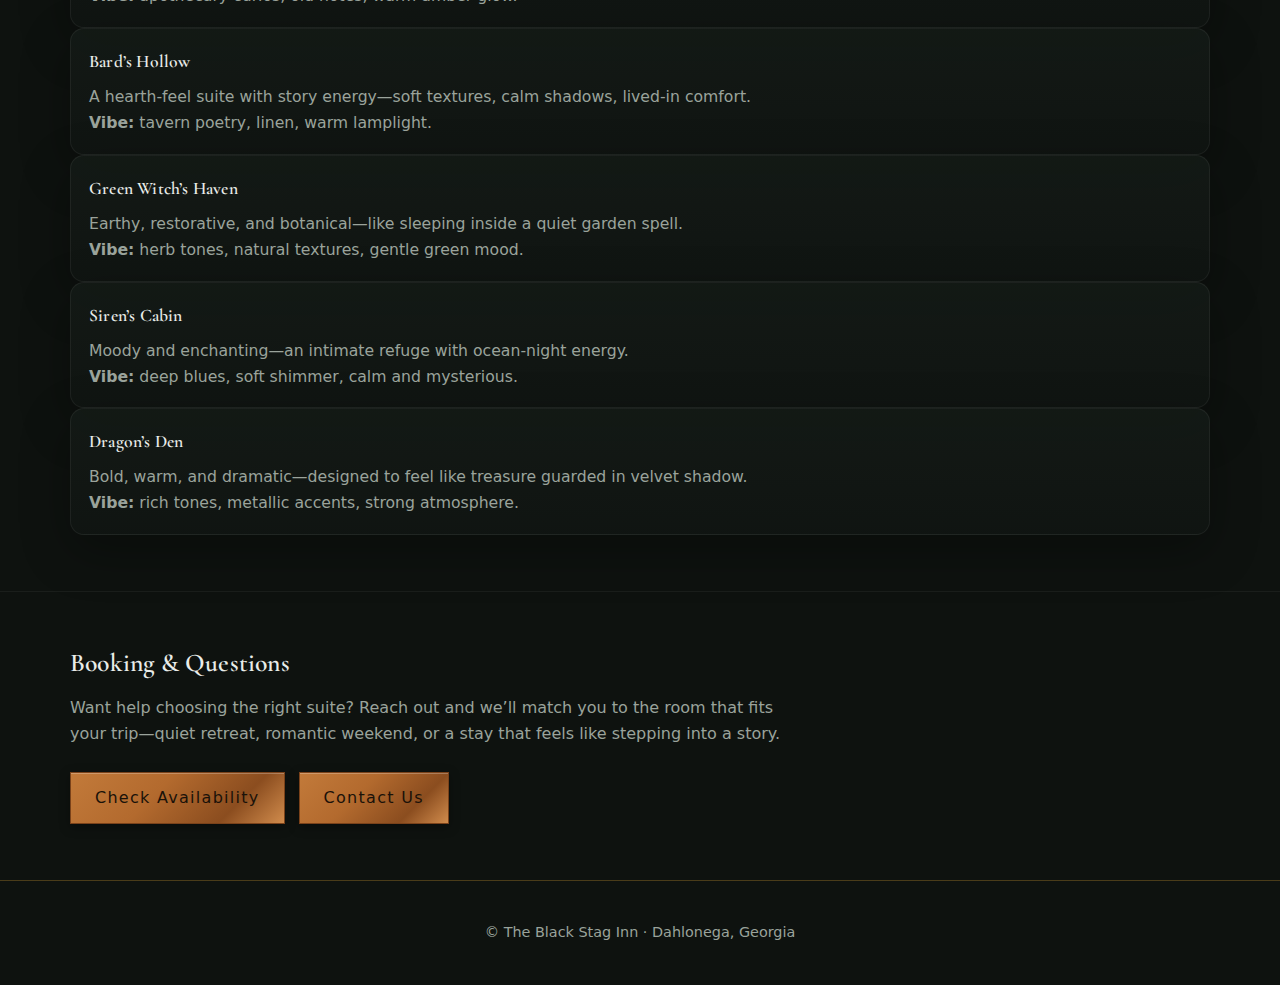
<file: suites.html>
<!doctype html>
<html lang="en">
<head>
  <meta charset="utf-8">
  <title>Suites | The Black Stag Inn</title>
  <meta name="viewport" content="width=device-width, initial-scale=1">
  <meta name="description" content="Explore the themed suites at The Black Stag Inn in Dahlonega, Georgia. Six immersive rooms designed for comfort, calm, and atmosphere.">

  <link rel="preconnect" href="https://fonts.googleapis.com">
  <link rel="preconnect" href="https://fonts.gstatic.com" crossorigin>
  <link href="https://fonts.googleapis.com/css2?family=Cormorant+Garamond:wght@400;500;600&display=swap" rel="stylesheet">

  <link rel="stylesheet" href="styles.css">
</head>

<body>

  <!-- =========================
       HEADER / NAV
  ========================== -->
  <header class="siteHeader">
    <div class="container headerInner">

      <a href="index.html" class="brand">
        <img src="assets/black-stag-logo.jpg" alt="The Black Stag Inn">
        <div class="brandText">
          <span class="brandName">The Black Stag Inn</span>
          <span class="brandSub">Dahlonega, Georgia</span>
        </div>
      </a>

      <nav id="navLinks" class="links" aria-label="Primary navigation">
        <a class="navBtn" href="index.html">Home</a>
        <a class="navBtn active" href="suites.html">Suites</a>
        <a class="navBtn" href="coffeehouse.html">Coffeehouse</a>
        <a class="navBtn" href="policies.html">Policies</a>
        <a class="navBtn" href="contact.html">Contact</a>
        <a class="navBtn primary" href="contact.html">Check Availability</a>
      </nav>

    </div>
  </header>

  <main>

    <!-- =========================
         HERO
    ========================== -->
    <section class="hero">
      <div class="container">

        <p class="eyebrow">Immersive Suites • Calm Comfort • Handcrafted Detail</p>

        <h1>Suites that feel transported.</h1>

        <p class="heroText">
          Each room at The Black Stag Inn is themed like a chapter—designed to feel richly atmospheric
          without sacrificing comfort. Every suite is quiet, restful, and intentional, built for deep sleep,
          slow mornings, and a little wonder.
        </p>

        <div class="actions">
          <a class="button" href="contact.html">Check Availability</a>
          <a class="button ghost" href="contact.html">Ask a Question</a>
        </div>

      </div>
    </section>

    <!-- =========================
         SUITES GRID
    ========================== -->
    <section class="section">
      <div class="container">

        <h2>Our Suites</h2>
        <p>
          Six themed rooms crafted to feel transported—without gimmicks. Comfort first. Atmosphere always.
        </p>

        <div class="cardGrid">

          <div class="card">
            <h3>Stag King’s Keep</h3>
            <p>Regal, grounded, and quietly powerful—like a private chamber in an old fortress.</p>
            <p><strong>Vibe:</strong> dark wood, candlelight warmth, iron-and-leather mood.</p>
          </div>

          <div class="card">
            <h3>Alchemist’s Tower</h3>
            <p>Books, bottles, brass tones, and soft light—mysterious without being heavy.</p>
            <p><strong>Vibe:</strong> apothecary curios, old notes, warm amber glow.</p>
          </div>

          <div class="card">
            <h3>Bard’s Hollow</h3>
            <p>A hearth-feel suite with story energy—soft textures, calm shadows, lived-in comfort.</p>
            <p><strong>Vibe:</strong> tavern poetry, linen, warm lamplight.</p>
          </div>

          <div class="card">
            <h3>Green Witch’s Haven</h3>
            <p>Earthy, restorative, and botanical—like sleeping inside a quiet garden spell.</p>
            <p><strong>Vibe:</strong> herb tones, natural textures, gentle green mood.</p>
          </div>

          <div class="card">
            <h3>Siren’s Cabin</h3>
            <p>Moody and enchanting—an intimate refuge with ocean-night energy.</p>
            <p><strong>Vibe:</strong> deep blues, soft shimmer, calm and mysterious.</p>
          </div>

          <div class="card">
            <h3>Dragon’s Den</h3>
            <p>Bold, warm, and dramatic—designed to feel like treasure guarded in velvet shadow.</p>
            <p><strong>Vibe:</strong> rich tones, metallic accents, strong atmosphere.</p>
          </div>

        </div>

      </div>
    </section>

    <!-- =========================
         BOOKING NOTE / CTA
    ========================== -->
    <section class="section">
      <div class="container">

        <h2>Booking & Questions</h2>
        <p>
          Want help choosing the right suite? Reach out and we’ll match you to the room that fits your trip—quiet retreat,
          romantic weekend, or a stay that feels like stepping into a story.
        </p>

        <div class="actions">
          <a class="button" href="contact.html">Check Availability</a>
          <a class="button ghost" href="contact.html">Contact Us</a>
        </div>

      </div>
    </section>

  </main>

  <footer class="siteFooter">
    <div class="container">
      <p>© The Black Stag Inn · Dahlonega, Georgia</p>
    </div>
  </footer>

</body>
</html>
</file>
<file: styles.css>
/* ======================
   ROOT VARIABLES
====================== */
:root{
  --bg: #0e120f;
  --panel: #141a16;
  --panel2:#101512;
  --text: #e9ece9;
  --muted: #9aa39b;

  --accent: #b98b2d;
  --line: rgba(185,139,45,.35);

  --max: 1180px;
  --radius: 14px;
  --shadow: 0 18px 55px rgba(0,0,0,.45);

  /* Fonts */
  --font-body: "Inter", system-ui, -apple-system, "Segoe UI", sans-serif;
  --font-head: "Cormorant Garamond", "Times New Roman", serif;
}

/* ======================
   RESET
====================== */
*{ box-sizing:border-box; margin:0; padding:0; }

html,body{
  background:var(--bg);
  color:var(--text);
  font-family: var(--font-body);
  line-height:1.65;
}

img{ max-width:100%; display:block; }
a{ color:inherit; }

/* ======================
   TYPOGRAPHY
====================== */
h1, h2, h3{
  font-family: var(--font-head);
  letter-spacing:.2px;
}

h1{ font-weight:700; }
h2, h3{ font-weight:600; }

/* ======================
   LAYOUT
====================== */
.container{
  max-width:var(--max);
  margin:0 auto;
  padding:0 20px;
}

.section{
  padding:56px 0;
  border-top:1px solid rgba(255,255,255,.05);
}

.section h2{
  margin-bottom:16px;
  font-size:1.6rem;
  line-height:1.2;
}

.section p{
  max-width:70ch;
  color:var(--muted);
}

/* ======================
   HEADER + NAV
====================== */
.siteHeader{
  position:sticky;
  top:0;
  z-index:50;
  background:linear-gradient(to bottom, rgba(10,14,11,.92), rgba(10,14,11,.72));
  backdrop-filter: blur(10px);
  border-bottom:1px solid var(--line);
}

.headerInner{
  display:flex;
  align-items:center;
  justify-content:space-between;
  padding:14px 0;
  gap:16px;
}

.brand{
  display:flex;
  align-items:center;
  gap:14px;
  text-decoration:none;
  color:var(--text);
  min-width:240px;
}

.logo{
  height:34px;
  width:auto;
  max-width:140px;
  object-fit:contain;
  flex-shrink:0;
  filter: drop-shadow(0 10px 20px rgba(0,0,0,.35));
  transition: transform .18s ease, filter .18s ease;
}

.brand:hover .logo{
  transform: translateY(-1px);
  filter: drop-shadow(0 16px 26px rgba(0,0,0,.5));
}

.brandText span{ display:block; }
.brandName{ font-weight:650; letter-spacing:.4px; }
.brandSub{ font-size:.85rem; color:var(--muted); }

.menuBtn{
  display:none;
  background:none;
  border:1px solid var(--line);
  color:var(--text);
  padding:8px 12px;
  border-radius:10px;
  cursor:pointer;
}

.links{
  display:flex;
  gap:14px;
  align-items:center;
}

.links a{
  color:var(--muted);
  text-decoration:none;
  padding:8px 10px;
  border-radius:10px;
  border:1px solid transparent;
  transition:background .18s ease, color .18s ease, border-color .18s ease;
}

.links a:hover{
  color:var(--text);
  background:rgba(255,255,255,.05);
  border-color:rgba(255,255,255,.06);
}

.links a.active{
  color:var(--text);
  background:rgba(255,255,255,.05);
  border-color:rgba(255,255,255,.12);
}

.links a.cta{
  color:var(--text);
  border:1px solid var(--line);
  background:linear-gradient(135deg, rgba(185,139,45,.22), rgba(185,139,45,.06));
}

.links a.cta:hover{
  background:linear-gradient(135deg, rgba(185,139,45,.30), rgba(185,139,45,.10));
  box-shadow:0 0 28px rgba(185,139,45,.10);
}

/* Mobile nav open */
.links.open{
  display:flex;
  flex-direction:column;
  align-items:flex-start;
  gap:10px;
  position:absolute;
  right:20px;
  top:62px;
  background:rgba(14,18,15,.96);
  border:1px solid rgba(255,255,255,.06);
  border-radius:14px;
  padding:12px;
  box-shadow:var(--shadow);
}

/* ======================
   HERO
====================== */
.hero{
  padding:64px 0 56px;
}

.kicker{
  color:var(--muted);
  text-transform:uppercase;
  letter-spacing:1.6px;
  font-size:.78rem;
}

.hero h1{
  margin:12px 0 14px;
  font-size:clamp(2.1rem, 4vw, 3.3rem);
  line-height:1.15;
  text-shadow:0 14px 40px rgba(0,0,0,.55);
}

.lead{
  max-width:60ch;
  color:var(--muted);
  font-size:1.05rem;
}

/* Entrance animation */
.hero .kicker,
.hero h1,
.hero .lead,
.hero .actions{
  animation: riseIn .65s ease both;
}

.hero h1{ animation-delay:.05s; }
.hero .lead{ animation-delay:.10s; }
.hero .actions{ animation-delay:.15s; }

@keyframes riseIn{
  from{ opacity:0; transform: translateY(10px); }
  to{ opacity:1; transform: translateY(0); }
}

@media (prefers-reduced-motion: reduce){
  .hero *{ animation:none; }
}

/* ======================
   BUTTONS
====================== */
.actions{
  margin-top:24px;
  display:flex;
  gap:14px;
  flex-wrap:wrap;
}

.btn{
  padding:10px 16px;
  border-radius:12px;
  text-decoration:none;
  font-weight:600;
  letter-spacing:.2px;
  border:1px solid rgba(255,255,255,.08);
  color:var(--text);
  background:rgba(255,255,255,.03);
  transition:transform .16s ease, background .16s ease, border-color .16s ease, box-shadow .16s ease;
}

.btn.primary{
  border-color:var(--line);
  background:linear-gradient(135deg, rgba(185,139,45,.22), rgba(185,139,45,.06));
  box-shadow:0 12px 34px rgba(0,0,0,.35);
}

.btn:hover{
  transform:translateY(-1px);
  background:rgba(255,255,255,.06);
  border-color:rgba(255,255,255,.14);
}

.btn.primary:hover{
  background:linear-gradient(135deg, rgba(185,139,45,.30), rgba(185,139,45,.09));
  box-shadow:
    0 16px 46px rgba(0,0,0,.45),
    0 0 28px rgba(185,139,45,.10);
}

/* ======================
   GRID + CARDS
====================== */
.grid{
  display:grid;
  grid-template-columns:repeat(3, minmax(0,1fr));
  gap:16px;
  margin-top:18px;
}

.card{
  background:linear-gradient(180deg, rgba(20,26,22,.92), rgba(16,21,18,.92));
  border:1px solid rgba(255,255,255,.06);
  border-radius:var(--radius);
  padding:18px;
  box-shadow:0 16px 50px rgba(0,0,0,.30);
  transition:transform .18s ease, border-color .18s ease, box-shadow .18s ease;
}

.card:hover{
  transform:translateY(-2px);
  border-color:rgba(185,139,45,.25);
  box-shadow:0 20px 60px rgba(0,0,0,.40);
}

.card h3{ font-size:1.1rem; margin-bottom:8px; }
.card p{ color:var(--muted); font-size:.98rem; }

.tag{
  margin-top:12px;
  display:inline-block;
  padding:6px 10px;
  border-radius:999px;
  border:1px solid rgba(185,139,45,.20);
  background:rgba(185,139,45,.08);
  font-size:.86rem;
}

/* ======================
   LISTS
====================== */
.list{
  margin-top:14px;
  display:grid;
  gap:10px;
  padding-left:18px;
  color:var(--muted);
}

.list strong{ color:var(--text); }

/* ======================
   FORMS
====================== */
.form{
  display:grid;
  gap:12px;
  margin-top:18px;
}

.input, textarea{
  width:100%;
  padding:12px;
  border-radius:12px;
  border:1px solid rgba(255,255,255,.08);
  background:rgba(255,255,255,.03);
  color:var(--text);
}

textarea{ min-height:140px; resize:vertical; }

.input:focus, textarea:focus{
  border-color:rgba(185,139,45,.35);
  box-shadow:0 0 0 3px rgba(185,139,45,.10);
  outline:none;
}

/* ======================
   FOOTER
====================== */
footer{
  padding:40px 0;
  border-top:1px solid var(--line);
  color:var(--muted);
  font-size:.9rem;
  text-align:center;
}

/* ======================
   RESPONSIVE
====================== */
@media (max-width:980px){
  .grid{ grid-template-columns:repeat(2,1fr); }
}

@media (max-width:860px){
  .links{ display:none; }
  .menuBtn{ display:block; }
}

@media (max-width:620px){
  .grid{ grid-template-columns:1fr; }
  .logo{ height:30px; }
  .hero{ padding:52px 0 46px; }
}

/* existing site styles */
/* typography */
/* layout */
/* sections */
/* ... */

/* === Copper Buttons === */
.button,
button {
  background:
    linear-gradient(
      135deg,
      #c27a3a 0%,
      #b36a2e 40%,
      #8b4d1f 75%,
      #d08b4c 100%
    );
  color: #1a1209;
  border: 1.5px solid #7a421a;
  padding: 0.75rem 1.5rem;
  font-family: inherit;
  letter-spacing: 0.08em;
  cursor: pointer;

  box-shadow:
    inset 0 1px 0 rgba(255,255,255,0.25),
    0 3px 10px rgba(0,0,0,0.35);

  transition:
    transform 0.15s ease,
    box-shadow 0.15s ease,
    filter 0.2s ease;
}

.button:hover,
button:hover {
  filter: brightness(1.08);
}

.button:active,
button:active {
  transform: translateY(1px);
  box-shadow:
    inset 0 2px 4px rgba(0,0,0,0.35),
    0 2px 6px rgba(0,0,0,0.25);
}

button:focus-visible {
  outline: 2px solid #e2b07a;
  outline-offset: 3px;
}

a.cta,
a.button,
button,
.button {
  background:
    linear-gradient(135deg,#c27a3a 0%,#b36a2e 40%,#8b4d1f 75%,#d08b4c 100%);
  color: #1a1209;
  border: 1.5px solid #7a421a;
  padding: 0.75rem 1.5rem;
  text-decoration: none;
  display: inline-block;
  cursor: pointer;
  box-shadow: inset 0 1px 0 rgba(255,255,255,0.25), 0 3px 10px rgba(0,0,0,0.35);
  transition: transform 0.15s ease, box-shadow 0.15s ease, filter 0.2s ease;
}

a.cta:hover,
a.button:hover,
button:hover,
.button:hover {
  filter: brightness(1.08);
}

a.cta:active,
a.button:active,
button:active,
.button:active {
  transform: translateY(1px);
  box-shadow: inset 0 2px 4px rgba(0,0,0,0.35), 0 2px 6px rgba(0,0,0,0.25);
}
</file>
